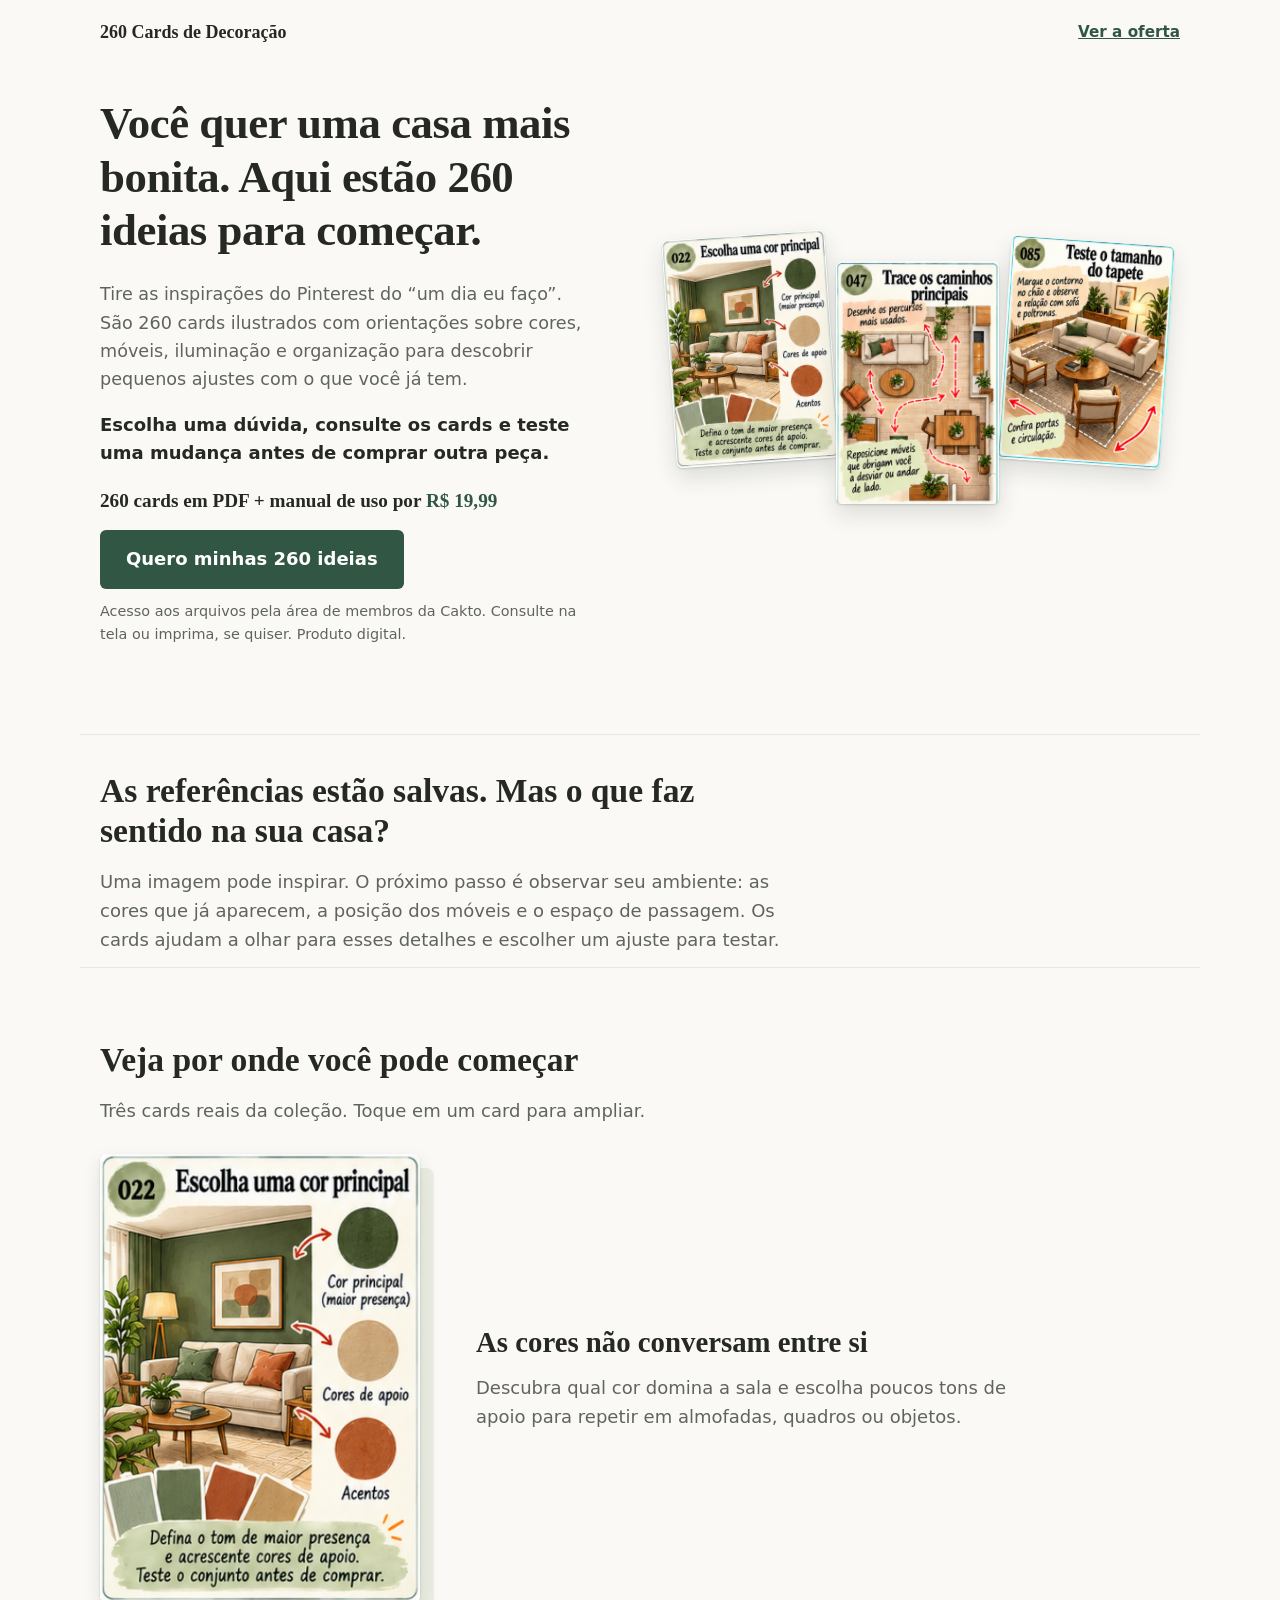
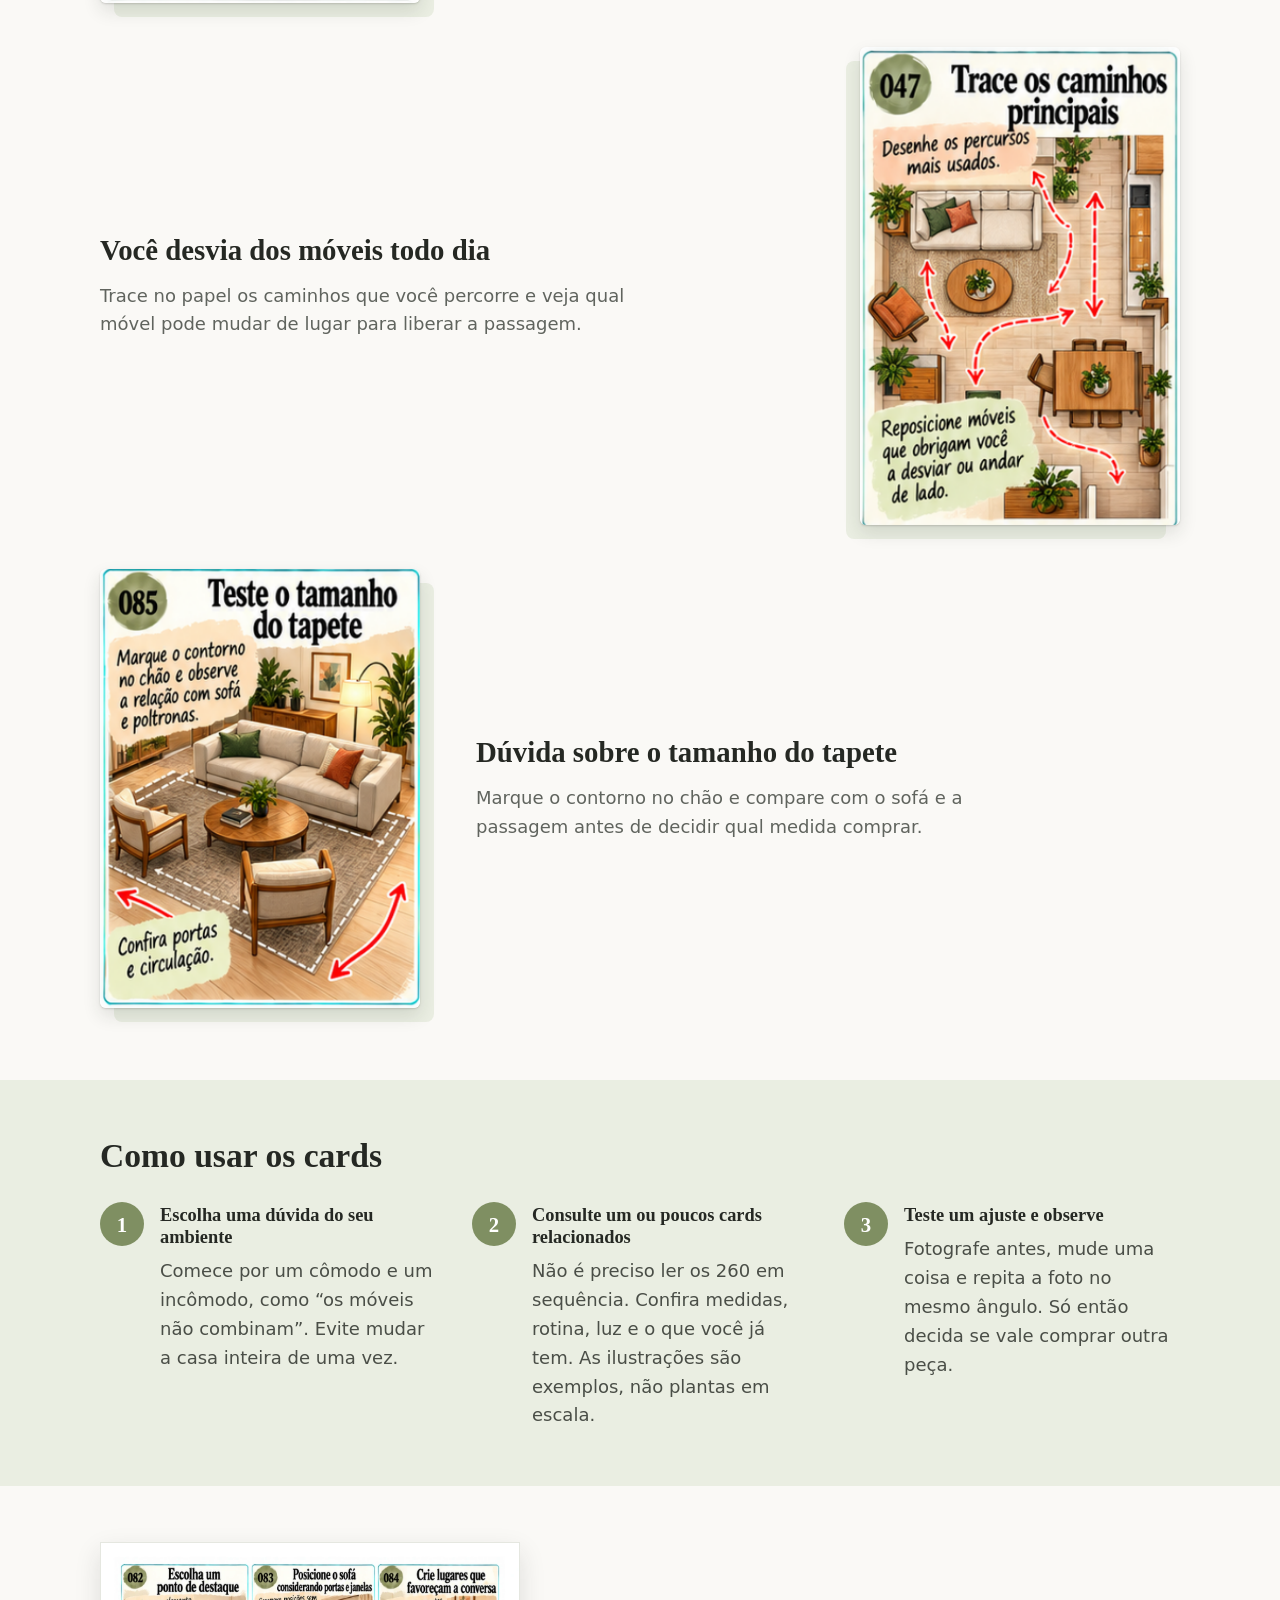
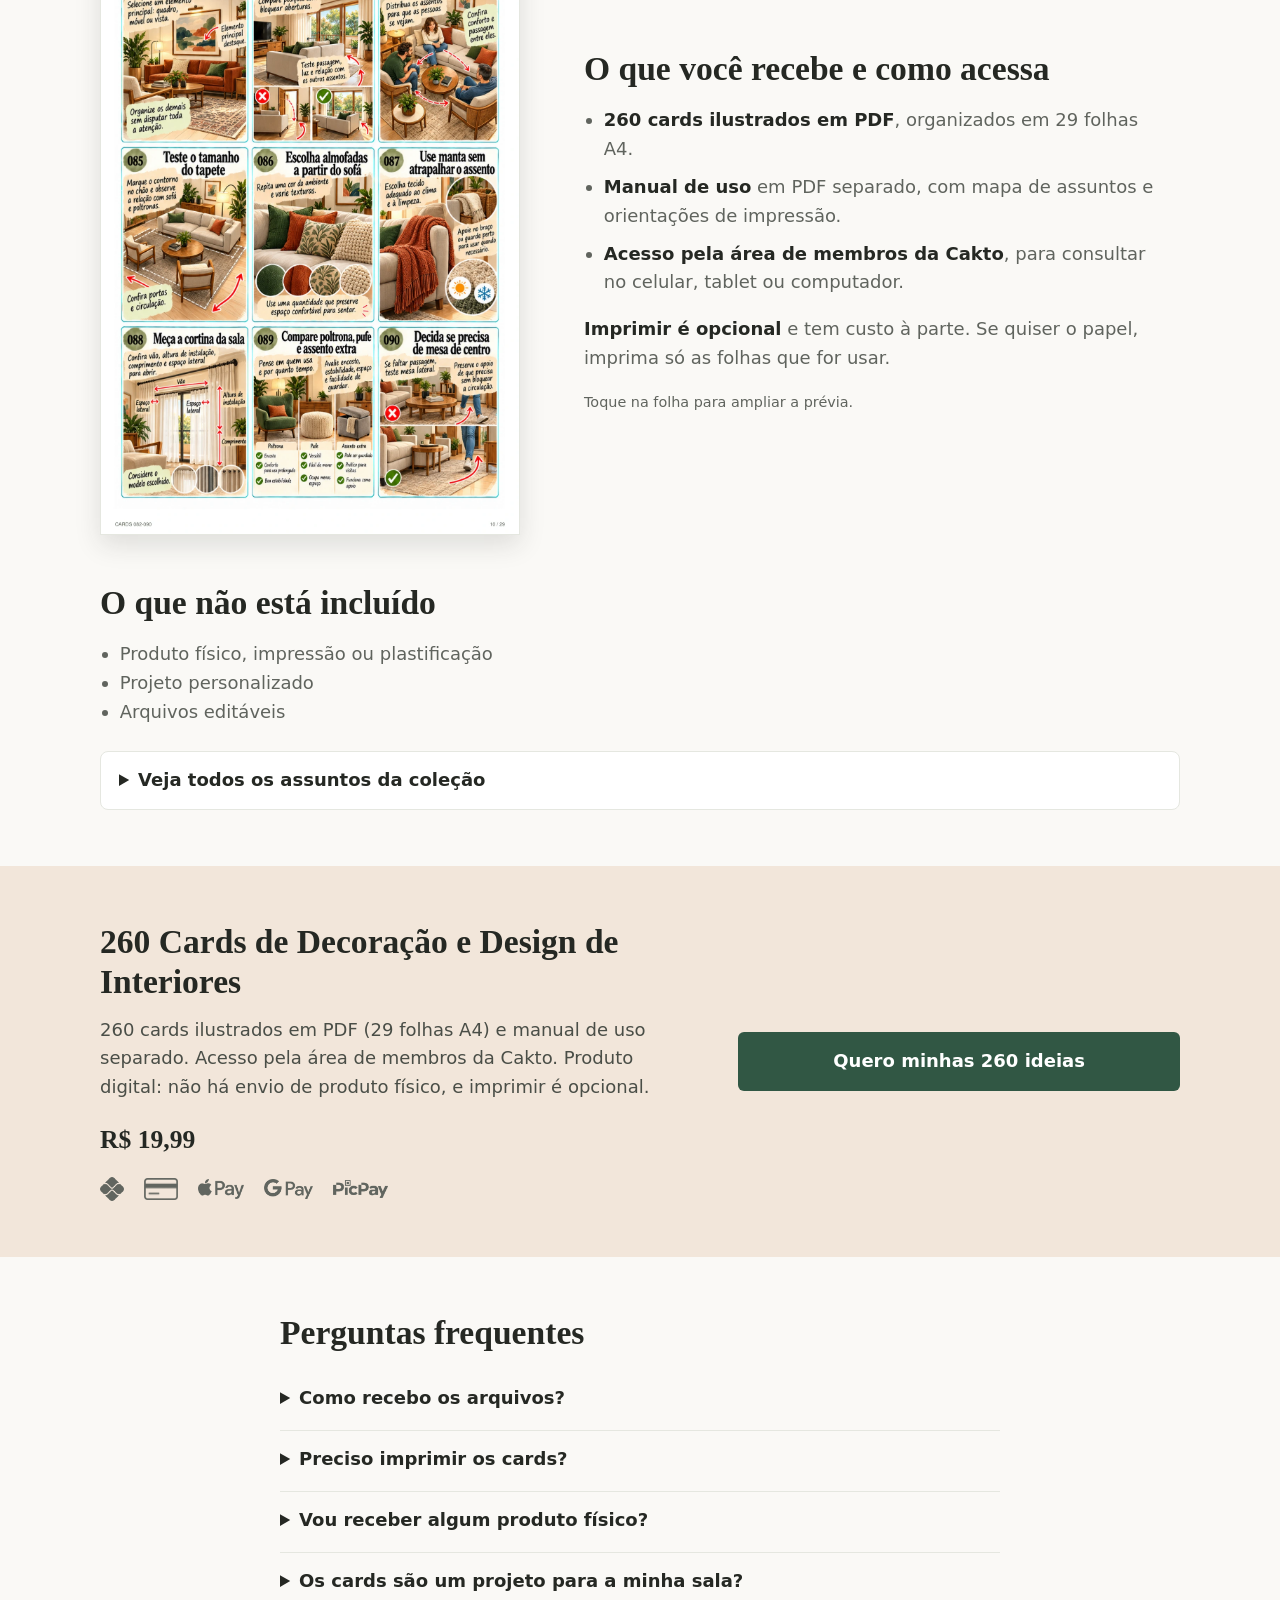
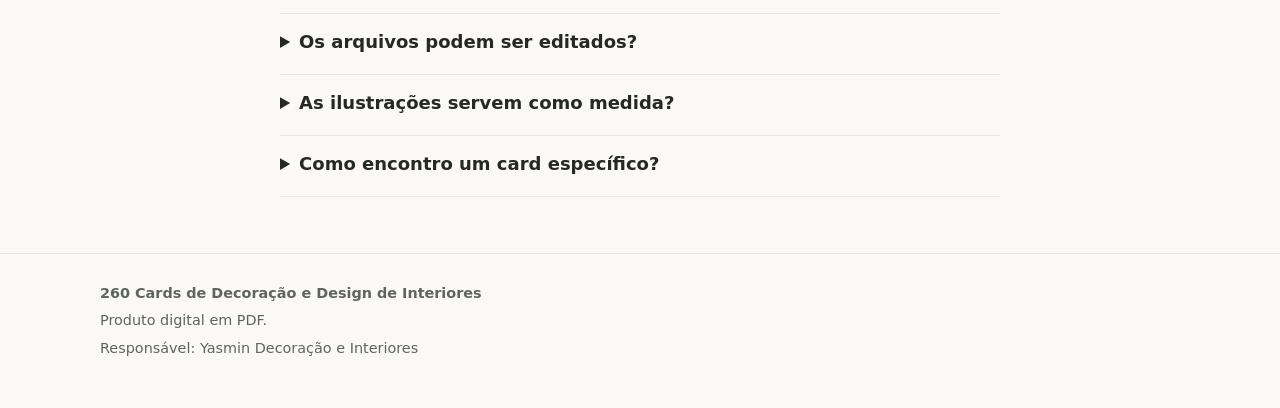
<file: index.html>
<!doctype html>
<html lang="pt-BR">
<head>
<meta charset="utf-8">
<meta name="viewport" content="width=device-width, initial-scale=1">
<title>260 Cards de Decoração e Design de Interiores</title>
<meta name="description" content="260 ideias para a sua casa: cards ilustrados em PDF com orientações sobre cores, móveis, iluminação e organização, mais manual de uso. Impressão opcional.">
<link rel="stylesheet" href="styles.css">

<!-- Meta Pixel Code (sem banner de consentimento no projeto: carrega direto) -->
<script>
!function(f,b,e,v,n,t,s)
{if(f.fbq)return;n=f.fbq=function(){n.callMethod?
n.callMethod.apply(n,arguments):n.queue.push(arguments)};
if(!f._fbq)f._fbq=n;n.push=n;n.loaded=!0;n.version='2.0';
n.queue=[];t=b.createElement(e);t.async=!0;
t.src=v;s=b.getElementsByTagName(e)[0];
s.parentNode.insertBefore(t,s)}(window, document,'script',
'https://connect.facebook.net/en_US/fbevents.js');

fbq('init', '1414401270807362');
fbq('track', 'PageView');
</script>
<!-- End Meta Pixel Code -->
</head>
<body>

<header class="topo wrap">
  <span class="marca">260 Cards de Decoração</span>
  <a class="link-topo" href="#oferta">Ver a oferta</a>
</header>

<main>

<!-- 1. Abertura -->
<section class="hero wrap">
  <div class="hero-texto">
    <h1>Você quer uma casa mais bonita. Aqui estão 260 ideias para começar.</h1>
    <p class="lead">Tire as inspirações do Pinterest do “um dia eu faço”. São 260 cards ilustrados com orientações sobre cores, móveis, iluminação e organização para descobrir pequenos ajustes com o que você já tem.</p>
    <p class="apoio">Escolha uma dúvida, consulte os cards e teste uma mudança antes de comprar outra peça.</p>
    <p class="oferta-linha">260 cards em PDF + manual de uso<span data-preco-frase hidden> por <strong data-preco></strong></span></p>
    <p class="cta-linha"><a class="btn" data-cta="hero" href="#oferta">Quero minhas 260 ideias</a></p>
    <p class="nota">Acesso aos arquivos pela área de membros da Cakto. Consulte na tela ou imprima, se quiser. Produto digital.</p>
  </div>

  <div class="leque" role="img" aria-label="Três cards da coleção: cor principal, caminhos de circulação e tamanho do tapete">
    <img class="l1" src="public/images/amostra-01.webp" width="362" height="508" alt="">
    <img class="l2" src="public/images/amostra-02.webp" width="344" height="514" alt="">
    <img class="l3" src="public/images/amostra-03.webp" width="366" height="502" alt="">
  </div>
</section>

<!-- 2. Identificação -->
<section class="identifica wrap" aria-labelledby="h-identifica">
  <h2 id="h-identifica">As referências estão salvas. Mas o que faz sentido na sua casa?</h2>
  <p>Uma imagem pode inspirar. O próximo passo é observar seu ambiente: as cores que já aparecem, a posição dos móveis e o espaço de passagem. Os cards ajudam a olhar para esses detalhes e escolher um ajuste para testar.</p>
</section>

<!-- 3. Amostras reais -->
<section class="duvidas wrap" aria-labelledby="h-duvidas">
  <h2 id="h-duvidas">Veja por onde você pode começar</h2>
  <p class="intro">Três cards reais da coleção. Toque em um card para ampliar.</p>

  <article class="duvida">
    <div class="duvida-texto">
      <h3>As cores não conversam entre si</h3>
      <p>Descubra qual cor domina a sala e escolha poucos tons de apoio para repetir em almofadas, quadros ou objetos.</p>
    </div>
    <button class="amostra" type="button" data-zoom data-zw="460px" data-legenda="Card 022: Escolha uma cor principal">
      <img src="public/images/amostra-01.webp" width="362" height="508" loading="lazy" alt="Card 022, Escolha uma cor principal: sala com parede verde, cor principal, cores de apoio e acentos.">
    </button>
  </article>

  <article class="duvida inversa">
    <div class="duvida-texto">
      <h3>Você desvia dos móveis todo dia</h3>
      <p>Trace no papel os caminhos que você percorre e veja qual móvel pode mudar de lugar para liberar a passagem.</p>
    </div>
    <button class="amostra" type="button" data-zoom data-zw="460px" data-legenda="Card 047: Trace os caminhos principais">
      <img src="public/images/amostra-02.webp" width="344" height="514" loading="lazy" alt="Card 047, Trace os caminhos principais: planta vista de cima de sala e cozinha com setas de circulação.">
    </button>
  </article>

  <article class="duvida">
    <div class="duvida-texto">
      <h3>Dúvida sobre o tamanho do tapete</h3>
      <p>Marque o contorno no chão e compare com o sofá e a passagem antes de decidir qual medida comprar.</p>
    </div>
    <button class="amostra" type="button" data-zoom data-zw="460px" data-legenda="Card 085: Teste o tamanho do tapete">
      <img src="public/images/amostra-03.webp" width="366" height="502" loading="lazy" alt="Card 085, Teste o tamanho do tapete: contorno do tapete marcado no chão da sala.">
    </button>
  </article>
</section>

<!-- 4. Como usar -->
<section class="faixa salvia" aria-labelledby="h-comecar">
  <div class="wrap">
    <h2 id="h-comecar">Como usar os cards</h2>
    <ol class="passos">
      <li>
        <h3>Escolha uma dúvida do seu ambiente</h3>
        <p>Comece por um cômodo e um incômodo, como “os móveis não combinam”. Evite mudar a casa inteira de uma vez.</p>
      </li>
      <li>
        <h3>Consulte um ou poucos cards relacionados</h3>
        <p>Não é preciso ler os 260 em sequência. Confira medidas, rotina, luz e o que você já tem. As ilustrações são exemplos, não plantas em escala.</p>
      </li>
      <li>
        <h3>Teste um ajuste e observe</h3>
        <p>Fotografe antes, mude uma coisa e repita a foto no mesmo ângulo. Só então decida se vale comprar outra peça.</p>
      </li>
    </ol>
  </div>
</section>

<!-- 5. Conteúdo e entrega -->
<section class="formato wrap" aria-labelledby="h-formato">
  <button class="a4" type="button" data-zoom data-max="900px" data-legenda="Prévia de uma folha A4 da coleção">
    <img src="public/images/previa-folha-a4.webp" width="1191" height="1684" loading="lazy" alt="Prévia de uma folha A4 com nove cards ilustrados sobre decoração da sala.">
  </button>
  <div class="formato-texto">
    <h2 id="h-formato">O que você recebe e como acessa</h2>
    <ul class="lista">
      <li><strong>260 cards ilustrados em PDF</strong>, organizados em 29 folhas A4.</li>
      <li><strong>Manual de uso</strong> em PDF separado, com mapa de assuntos e orientações de impressão.</li>
      <li><strong>Acesso pela área de membros da Cakto</strong>, para consultar no celular, tablet ou computador.</li>
    </ul>
    <p><strong>Imprimir é opcional</strong> e tem custo à parte. Se quiser o papel, imprima só as folhas que for usar.</p>
    <p class="nota">Toque na folha para ampliar a prévia.</p>
  </div>
</section>

<section class="incluido wrap" aria-labelledby="h-inclui">
  <h2 id="h-inclui">O que não está incluído</h2>
  <ul class="nao-inclui">
    <li>Produto físico, impressão ou plastificação</li>
    <li>Projeto personalizado</li>
    <li>Arquivos editáveis</li>
  </ul>

  <details class="assuntos">
    <summary>Veja todos os assuntos da coleção</summary>
    <ol class="mapa">
      <li><span>001–020</span> Planejamento e prioridades</li>
      <li><span>021–040</span> Cores, materiais e texturas</li>
      <li><span>041–060</span> Medidas, móveis e circulação</li>
      <li><span>061–080</span> Iluminação e conforto</li>
      <li><span>081–100</span> Sala de estar e jantar</li>
      <li><span>101–120</span> Quartos</li>
      <li><span>121–140</span> Cozinhas</li>
      <li><span>141–160</span> Banheiros</li>
      <li><span>161–180</span> Espaços pequenos e múltiplos usos</li>
      <li><span>181–200</span> Organização da casa</li>
      <li><span>201–220</span> Economia e reaproveitamento</li>
      <li><span>221–240</span> Compras inteligentes</li>
      <li><span>241–260</span> Ajustes e problemas frequentes</li>
    </ol>
  </details>
</section>

<!-- 6. Oferta final -->
<section id="oferta" class="oferta" aria-labelledby="h-oferta">
  <div class="wrap oferta-in">
    <div>
      <h2 id="h-oferta">260 Cards de Decoração e Design de Interiores</h2>
      <p>260 cards ilustrados em PDF (29 folhas A4) e manual de uso separado. Acesso pela área de membros da Cakto. Produto digital: não há envio de produto físico, e imprimir é opcional.</p>
      <div id="bloco-preco" class="bloco-preco" hidden>
        <p class="preco"><span id="preco-valor" data-preco></span></p>
        <ul class="pagamentos" id="preco-pagamento" aria-label="Formas de pagamento">
          <li><img src="public/images/pagamento/pix.png" alt="Pix" height="24"></li>
          <li><img src="public/images/pagamento/cartao.png" alt="Cartão de crédito" height="22"></li>
          <li><img src="public/images/pagamento/apple-pay.png" alt="Apple Pay" height="22"></li>
          <li><img src="public/images/pagamento/google-pay.png" alt="Google Pay" height="22"></li>
          <li><img src="public/images/pagamento/picpay.png" alt="PicPay" height="20"></li>
        </ul>
      </div>
    </div>
    <div class="oferta-acao">
      <a id="cta-oferta" class="btn" data-cta="oferta_final" href="#oferta" hidden>Quero minhas 260 ideias</a>
      <p id="aviso-compra" class="aviso">A compra ainda não está disponível.</p>
    </div>
  </div>
</section>

<!-- 7. FAQ -->
<section class="faq wrap" aria-labelledby="h-faq">
  <h2 id="h-faq">Perguntas frequentes</h2>

  <details><summary>Como recebo os arquivos?</summary>
    <p>Pela área de membros da Cakto, depois da compra. Os cards e o manual são PDFs, para consultar no celular, tablet ou computador.</p></details>
  <details><summary>Preciso imprimir os cards?</summary>
    <p>Não. Você pode consultar o PDF na tela, usando o zoom. Se quiser imprimir, o custo é seu e à parte; o manual explica como configurar papel, qualidade e recorte.</p></details>
  <details><summary>Vou receber algum produto físico?</summary>
    <p>Não. O produto é digital, em PDF. Não há envio, impressão ou plastificação.</p></details>
  <details><summary>Os cards são um projeto para a minha sala?</summary>
    <p>Não. São orientações gerais de consulta e não substituem um projeto personalizado. Alterações elétricas, hidráulicas e estruturais, e fixações que exigem avaliação, devem contar com profissional habilitado.</p></details>
  <details><summary>Os arquivos podem ser editados?</summary>
    <p>Não. Os cards são entregues em PDF, sem arquivos editáveis.</p></details>
  <details><summary>As ilustrações servem como medida?</summary>
    <p>Não. São exemplos e não plantas em escala. Confira as medidas do seu ambiente antes de comprar ou fazer uma alteração permanente.</p></details>
  <details><summary>Como encontro um card específico?</summary>
    <p>Pelo mapa de assuntos do manual. Para localizar no PDF, divida o número do card por 9 e arredonde para cima: o card 100 está na folha 12.</p></details>
</section>

</main>

<footer class="rodape">
  <div class="wrap">
    <p><strong>260 Cards de Decoração e Design de Interiores</strong></p>
    <p>Produto digital em PDF.</p>
    <p data-rodape="responsavel" hidden>Responsável: <span></span></p>
    <p data-rodape="suporteContato" hidden>Suporte: <span></span></p>
    <p data-rodape="licenca" hidden>Licença de uso: <span></span></p>
    <p data-rodape="reembolso" hidden>Reembolso: <span></span></p>
    <p id="rodape-links" hidden></p>
  </div>
</footer>

<dialog id="zoom" aria-label="Amostra ampliada">
  <figure>
    <img alt="">
    <figcaption></figcaption>
  </figure>
  <button type="button" class="fechar" data-fechar autofocus>Fechar</button>
</dialog>

<script src="config.js"></script>
<script src="main.js"></script>
</body>
</html>
</file>
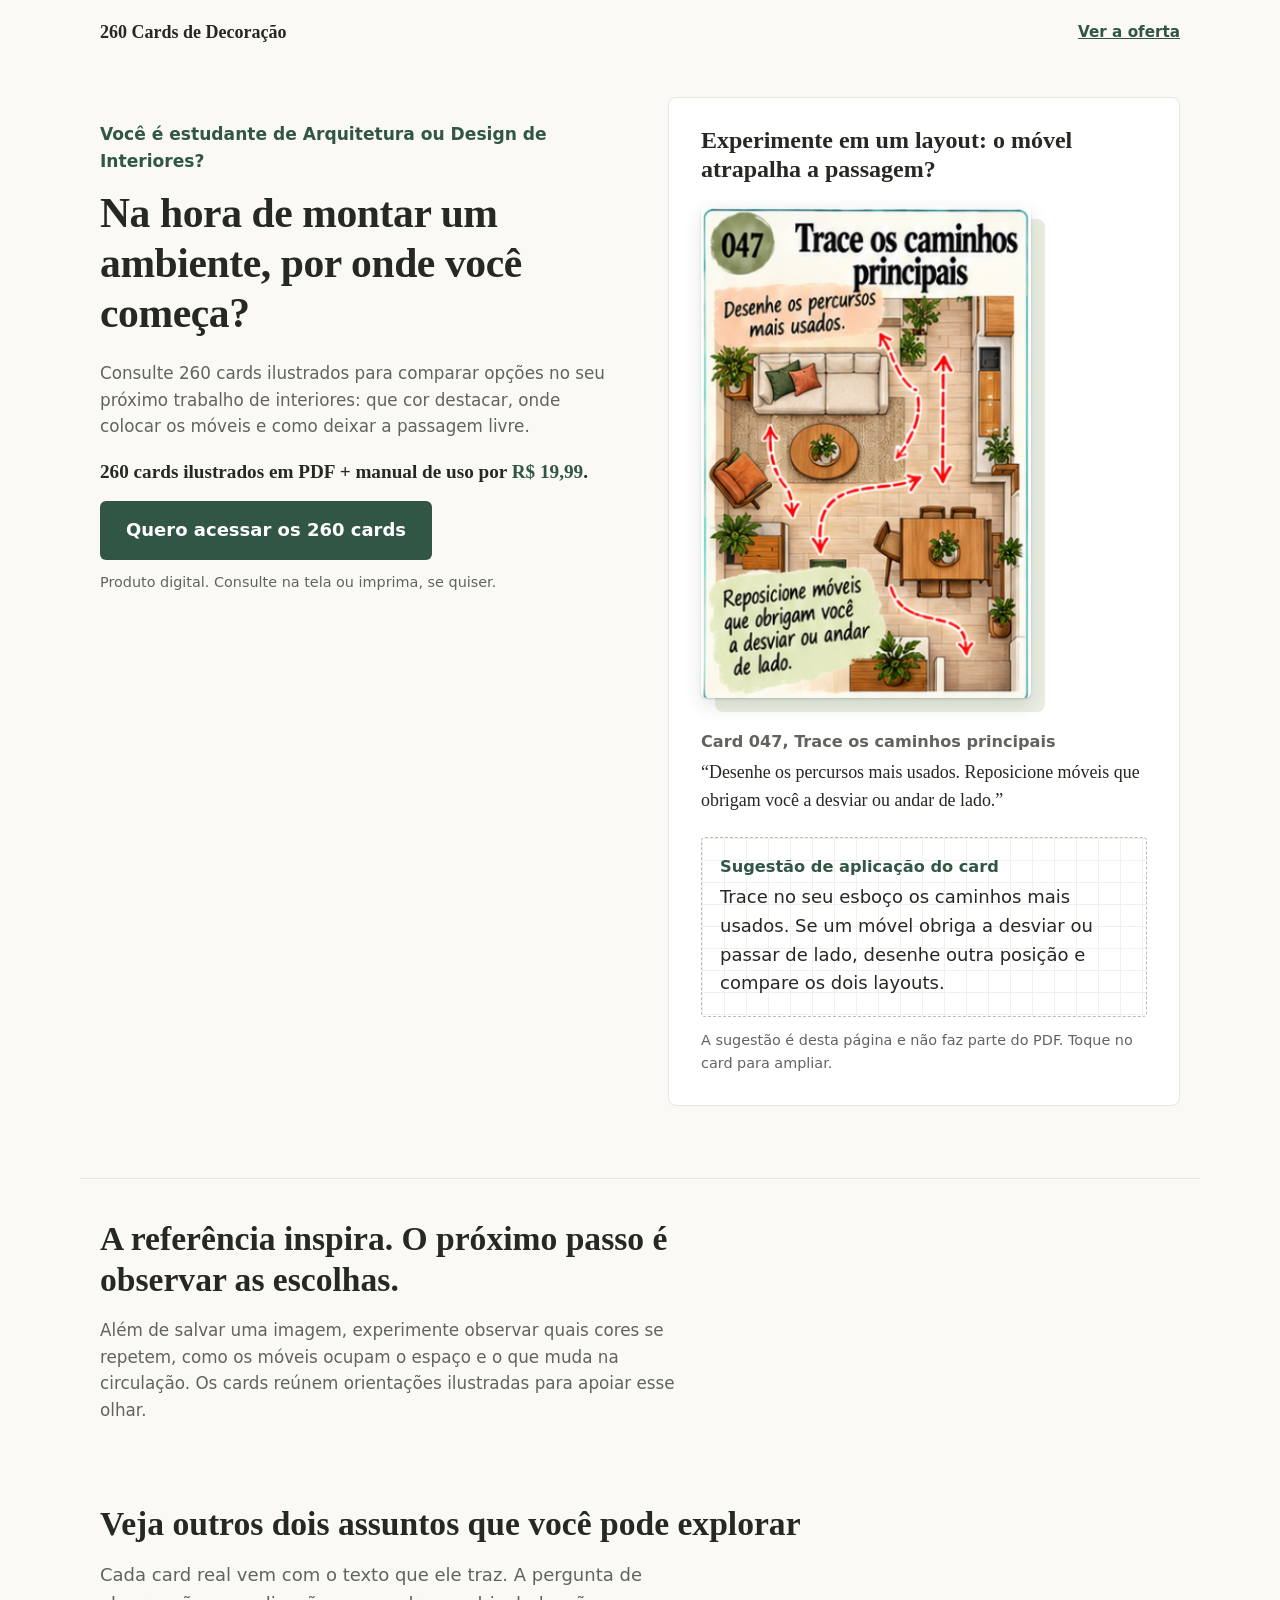
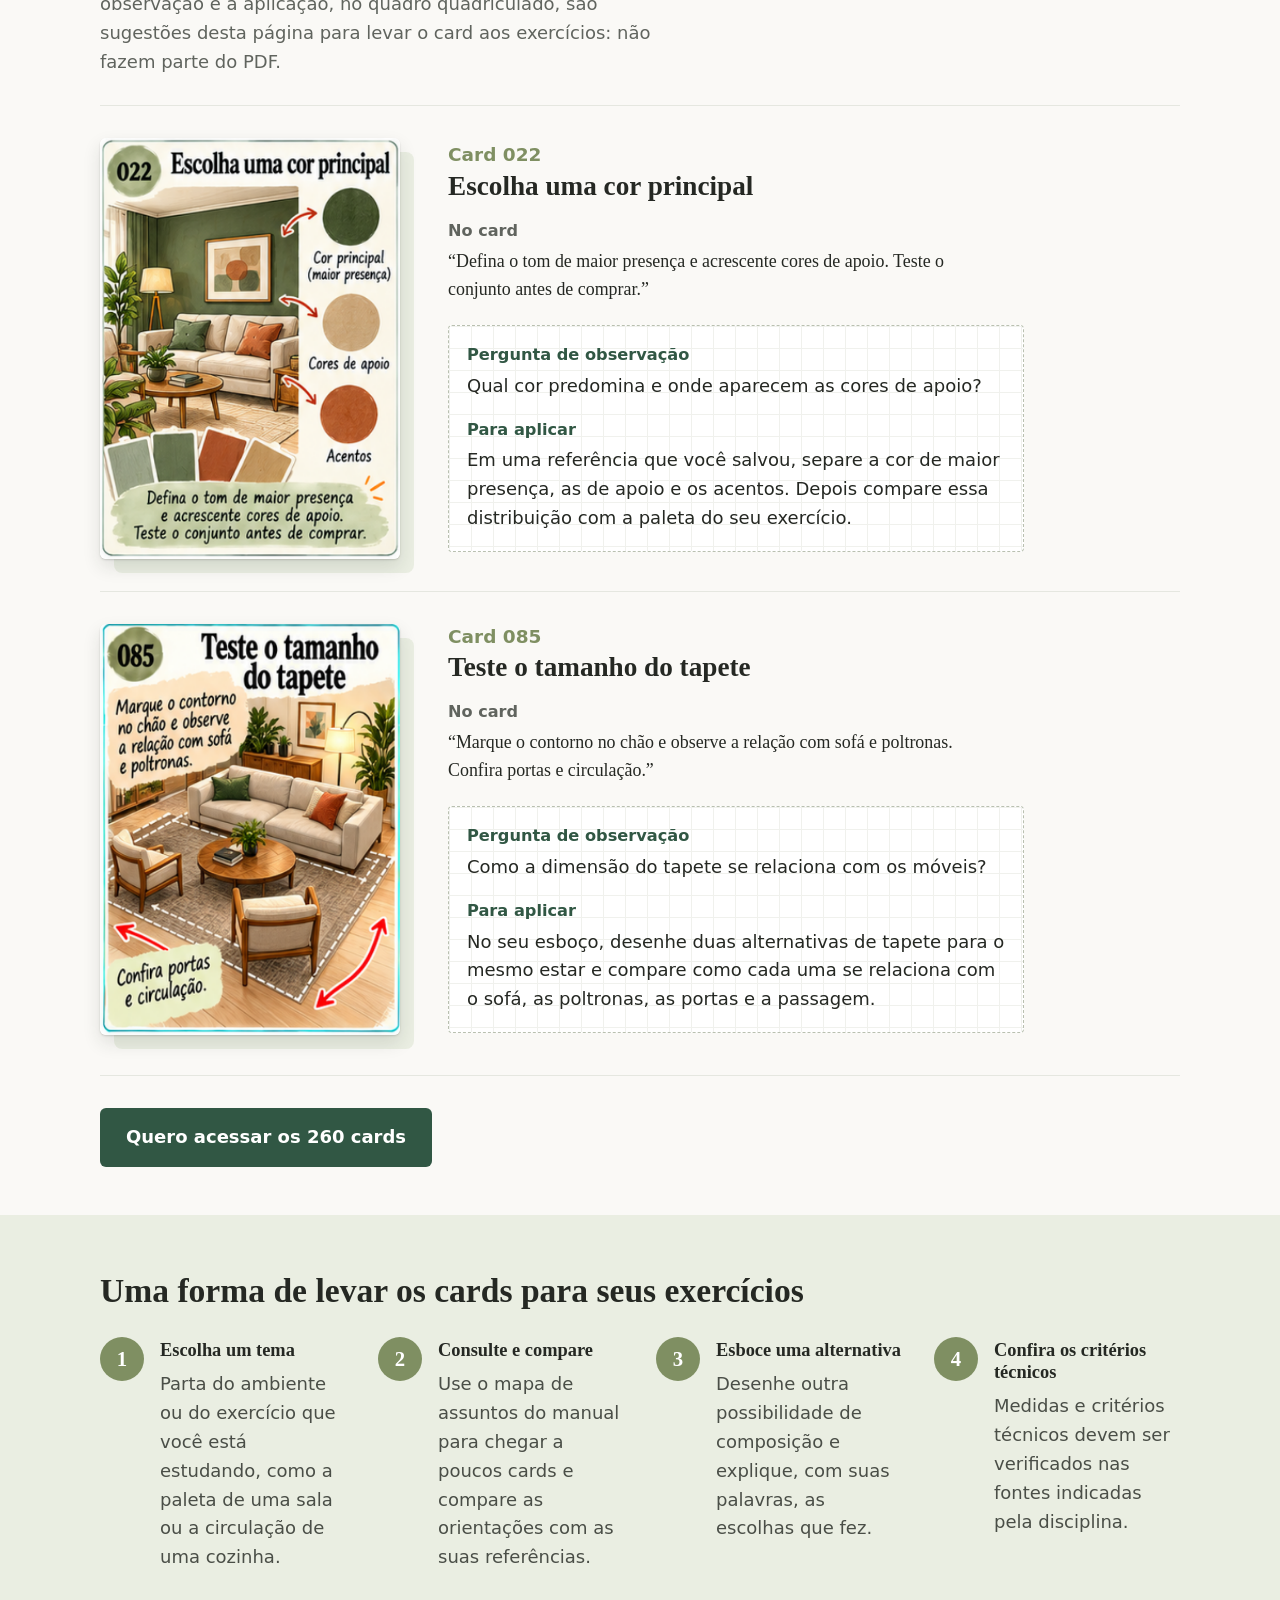
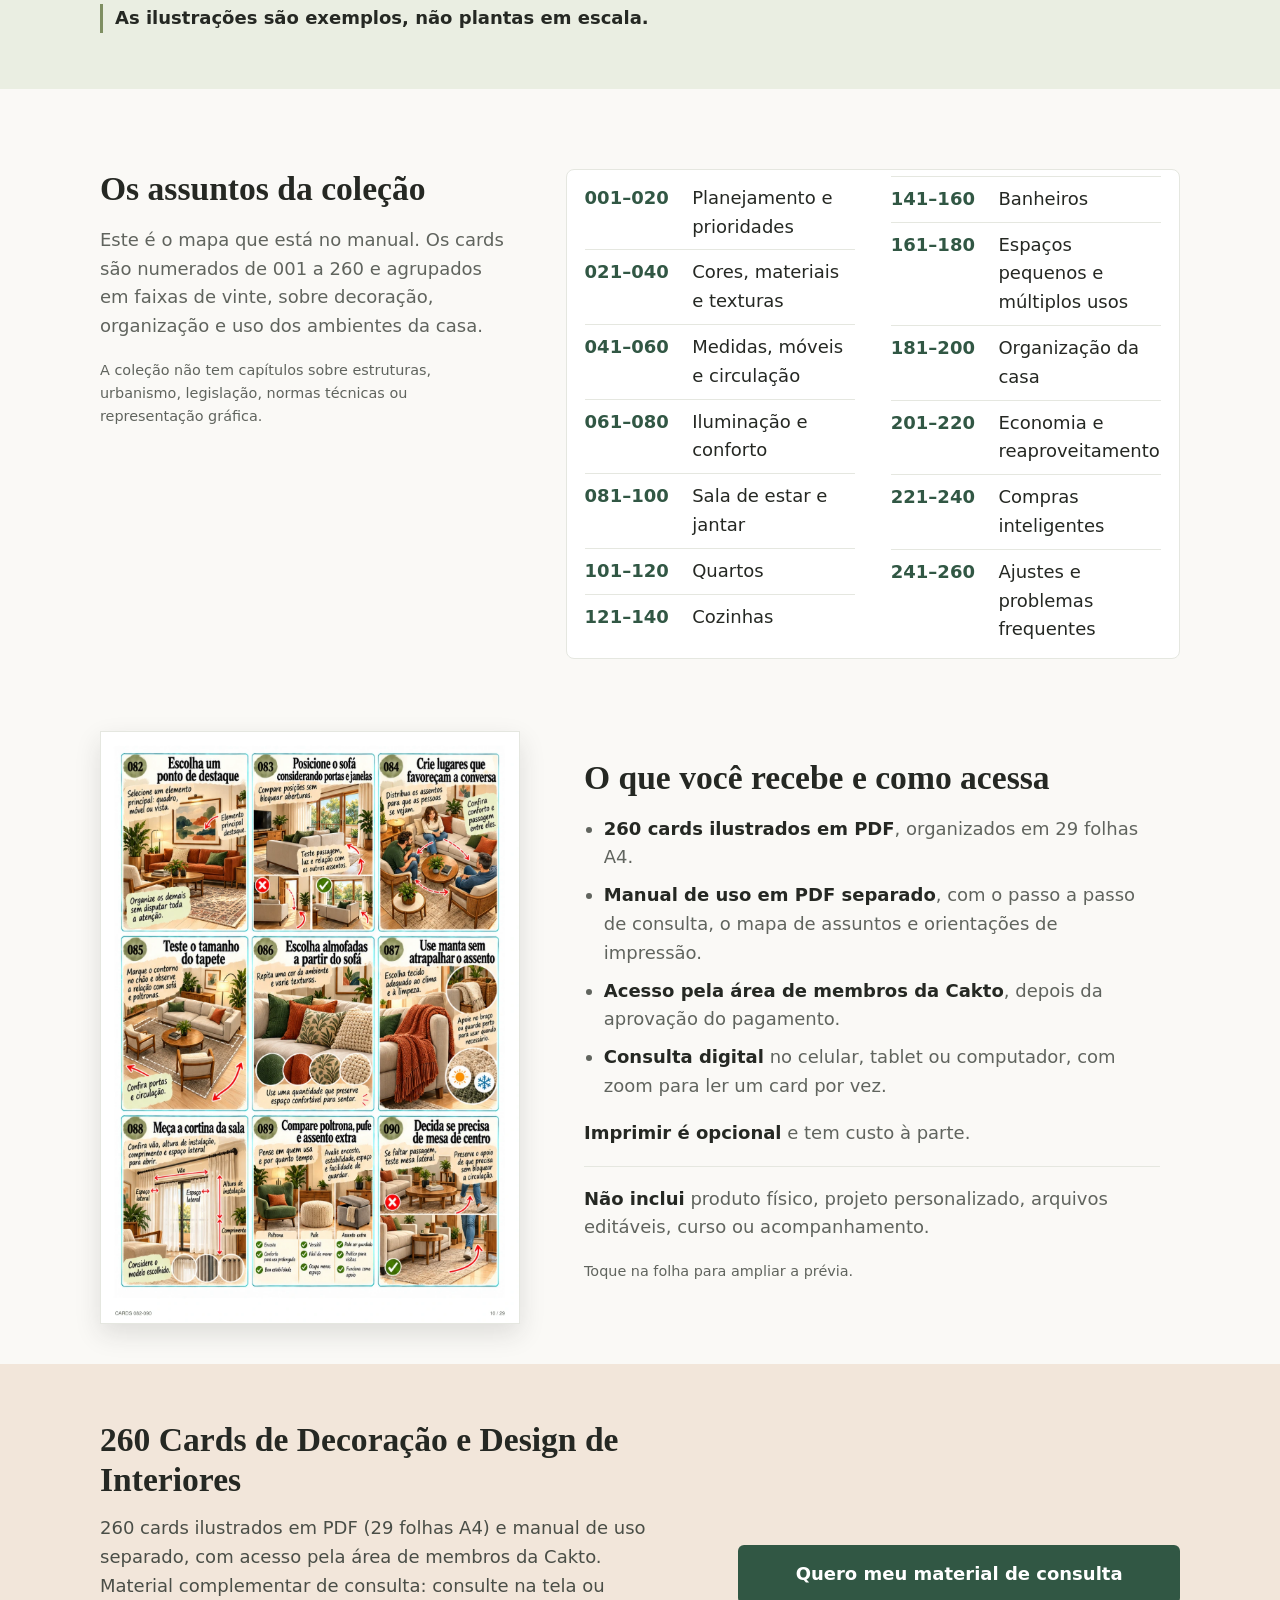
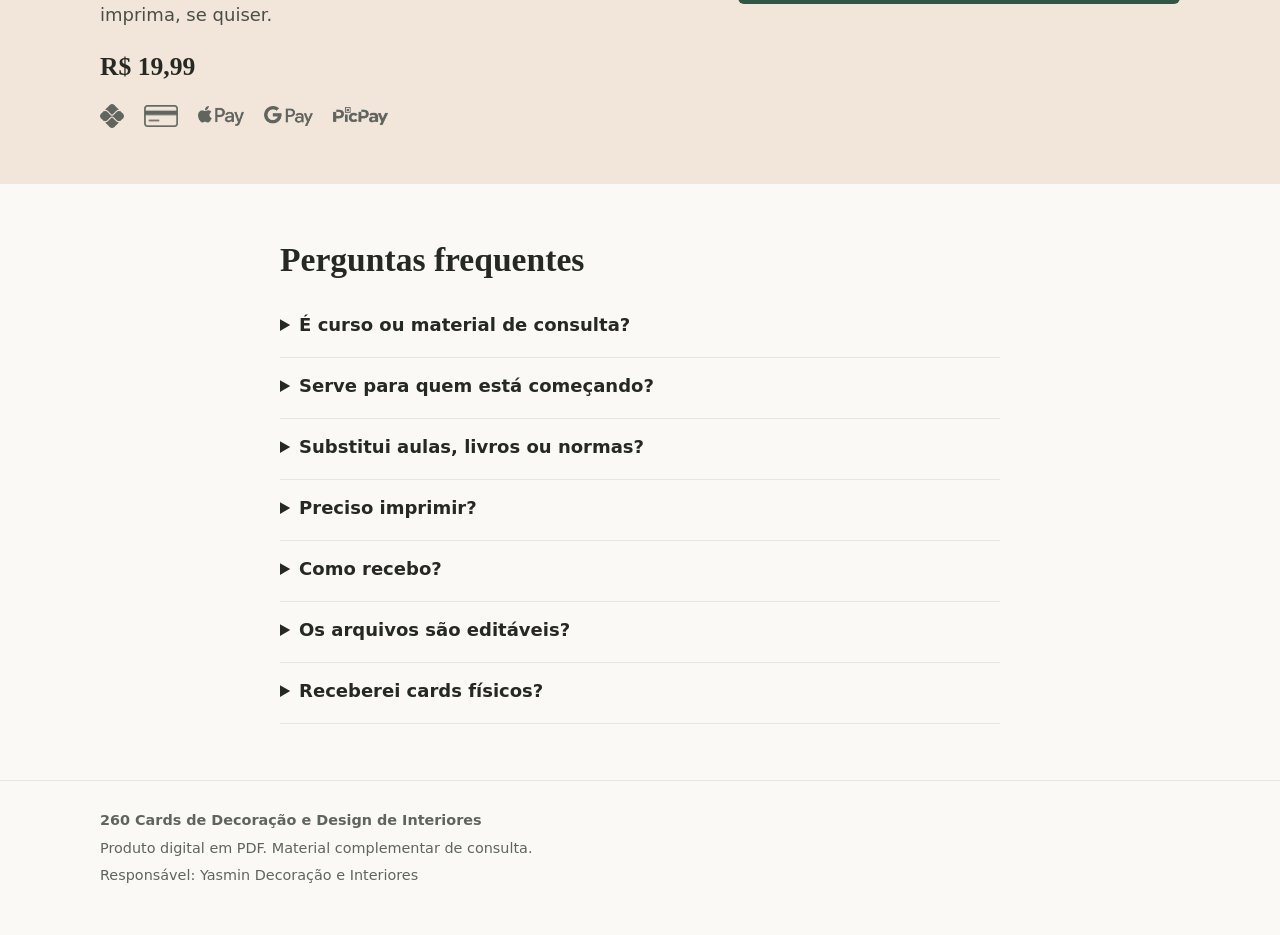
<file: estudantes/index.html>
<!doctype html>
<html lang="pt-BR">
<head>
<meta charset="utf-8">
<meta name="viewport" content="width=device-width, initial-scale=1">
<title>260 Cards de Decoração para Estudantes de Arquitetura e Interiores</title>
<meta name="description" content="Consulte 260 cards ilustrados sobre cores, móveis, iluminação e circulação para comparar opções nos seus trabalhos de interiores. PDF com manual de uso.">
<link rel="stylesheet" href="../styles.css">
<link rel="stylesheet" href="estudantes.css">

<!-- Meta Pixel Code: mesmo pixel e mesmo comportamento da página original
     (o projeto não tem banner de consentimento: carrega direto). Um PageView por carregamento. -->
<script>
!function(f,b,e,v,n,t,s)
{if(f.fbq)return;n=f.fbq=function(){n.callMethod?
n.callMethod.apply(n,arguments):n.queue.push(arguments)};
if(!f._fbq)f._fbq=n;n.push=n;n.loaded=!0;n.version='2.0';
n.queue=[];t=b.createElement(e);t.async=!0;
t.src=v;s=b.getElementsByTagName(e)[0];
s.parentNode.insertBefore(t,s)}(window, document,'script',
'https://connect.facebook.net/en_US/fbevents.js');

fbq('init', '1414401270807362');
fbq('track', 'PageView');
</script>
<!-- End Meta Pixel Code -->
</head>
<body data-landing-variant="estudantes">

<header class="topo wrap">
  <span class="marca">260 Cards de Decoração</span>
  <a class="link-topo" href="#oferta">Ver a oferta</a>
</header>

<main>

<!-- 1. Abertura + primeira demonstração: empilhadas no celular, duas colunas no desktop -->
<div class="e-topo wrap">
<section class="e-hero" aria-labelledby="h-hero">
  <div class="e-hero-texto">
    <p class="e-ident">Você é estudante de Arquitetura ou Design de Interiores?</p>
    <h1 id="h-hero">Na hora de montar um ambiente, por onde você começa?</h1>
    <p class="lead">Consulte 260 cards ilustrados para comparar opções no seu próximo trabalho de interiores: que cor destacar, onde colocar os móveis e como deixar a passagem livre.</p>
    <p class="oferta-linha">260 cards ilustrados em PDF + manual de uso<span data-preco-frase hidden> por <strong data-preco></strong></span>.</p>
    <p class="cta-linha"><a class="btn" data-cta="hero" href="#oferta">Quero acessar os 260 cards</a></p>
    <p class="nota">Produto digital. Consulte na tela ou imprima, se quiser.</p>
  </div>
</section>

<!-- 1b. Primeira demonstração: card real 047 -->
<section class="e-demo" aria-labelledby="h-demo">
  <h2 id="h-demo">Experimente em um layout: o móvel atrapalha a passagem?</h2>
  <button class="amostra demo-card" type="button" data-zoom data-zw="460px" data-legenda="Card 047: Trace os caminhos principais">
    <img src="../public/images/amostra-02.webp" width="344" height="514" alt="Card 047, Trace os caminhos principais: sala e cozinha vistas de cima, com setas de circulação.">
  </button>
  <div class="demo-texto">
    <p class="orienta"><span class="rotulo">Card 047, Trace os caminhos principais</span>“Desenhe os percursos mais usados. Reposicione móveis que obrigam você a desviar ou andar de lado.”</p>
    <dl class="sugestao">
      <dt>Sugestão de aplicação do card</dt>
      <dd>Trace no seu esboço os caminhos mais usados. Se um móvel obriga a desviar ou passar de lado, desenhe outra posição e compare os dois layouts.</dd>
    </dl>
    <p class="nota">A sugestão é desta página e não faz parte do PDF. Toque no card para ampliar.</p>
  </div>
</section>
</div>

<!-- 2. Relevância -->
<section class="e-relevancia wrap" aria-labelledby="h-relevancia">
  <h2 id="h-relevancia">A referência inspira. O próximo passo é observar as escolhas.</h2>
  <p>Além de salvar uma imagem, experimente observar quais cores se repetem, como os móveis ocupam o espaço e o que muda na circulação. Os cards reúnem orientações ilustradas para apoiar esse olhar.</p>
</section>

<!-- 3. Amostras reais -->
<section class="e-amostras wrap" aria-labelledby="h-amostras">
  <h2 id="h-amostras">Veja outros dois assuntos que você pode explorar</h2>
  <p class="intro">Cada card real vem com o texto que ele traz. A pergunta de observação e a aplicação, no quadro quadriculado, são sugestões desta página para levar o card aos exercícios: não fazem parte do PDF.</p>

  <article class="ficha">
    <button class="amostra" type="button" data-zoom data-zw="460px" data-legenda="Card 022: Escolha uma cor principal">
      <img src="../public/images/amostra-01.webp" width="362" height="508" loading="lazy" alt="Card 022, Escolha uma cor principal: sala com parede verde, cor principal, cores de apoio e acentos.">
    </button>
    <div class="ficha-texto">
      <h3><span class="num">Card 022</span> Escolha uma cor principal</h3>
      <p class="orienta"><span class="rotulo">No card</span>“Defina o tom de maior presença e acrescente cores de apoio. Teste o conjunto antes de comprar.”</p>
      <dl class="sugestao">
        <dt>Pergunta de observação</dt>
        <dd>Qual cor predomina e onde aparecem as cores de apoio?</dd>
        <dt>Para aplicar</dt>
        <dd>Em uma referência que você salvou, separe a cor de maior presença, as de apoio e os acentos. Depois compare essa distribuição com a paleta do seu exercício.</dd>
      </dl>
    </div>
  </article>

  <article class="ficha">
    <button class="amostra" type="button" data-zoom data-zw="460px" data-legenda="Card 085: Teste o tamanho do tapete">
      <img src="../public/images/amostra-03.webp" width="366" height="502" loading="lazy" alt="Card 085, Teste o tamanho do tapete: contorno do tapete marcado no chão da sala.">
    </button>
    <div class="ficha-texto">
      <h3><span class="num">Card 085</span> Teste o tamanho do tapete</h3>
      <p class="orienta"><span class="rotulo">No card</span>“Marque o contorno no chão e observe a relação com sofá e poltronas. Confira portas e circulação.”</p>
      <dl class="sugestao">
        <dt>Pergunta de observação</dt>
        <dd>Como a dimensão do tapete se relaciona com os móveis?</dd>
        <dt>Para aplicar</dt>
        <dd>No seu esboço, desenhe duas alternativas de tapete para o mesmo estar e compare como cada uma se relaciona com o sofá, as poltronas, as portas e a passagem.</dd>
      </dl>
    </div>
  </article>

  <p class="cta-meio"><a class="btn" data-cta="amostras" href="#oferta">Quero acessar os 260 cards</a></p>
</section>

<!-- 4. Como usar -->
<section class="faixa salvia" aria-labelledby="h-usar">
  <div class="wrap">
    <h2 id="h-usar">Uma forma de levar os cards para seus exercícios</h2>
    <ol class="passos e-passos">
      <li>
        <h3>Escolha um tema</h3>
        <p>Parta do ambiente ou do exercício que você está estudando, como a paleta de uma sala ou a circulação de uma cozinha.</p>
      </li>
      <li>
        <h3>Consulte e compare</h3>
        <p>Use o mapa de assuntos do manual para chegar a poucos cards e compare as orientações com as suas referências.</p>
      </li>
      <li>
        <h3>Esboce uma alternativa</h3>
        <p>Desenhe outra possibilidade de composição e explique, com suas palavras, as escolhas que fez.</p>
      </li>
      <li>
        <h3>Confira os critérios técnicos</h3>
        <p>Medidas e critérios técnicos devem ser verificados nas fontes indicadas pela disciplina.</p>
      </li>
    </ol>
    <p class="e-escala">As ilustrações são exemplos, não plantas em escala.</p>
  </div>
</section>

<!-- 5. Assuntos -->
<section class="e-assuntos wrap" aria-labelledby="h-assuntos">
  <div class="e-assuntos-texto">
    <h2 id="h-assuntos">Os assuntos da coleção</h2>
    <p>Este é o mapa que está no manual. Os cards são numerados de 001 a 260 e agrupados em faixas de vinte, sobre decoração, organização e uso dos ambientes da casa.</p>
    <p class="nota">A coleção não tem capítulos sobre estruturas, urbanismo, legislação, normas técnicas ou representação gráfica.</p>
  </div>
  <ol class="mapa e-mapa">
    <li><span>001–020</span> Planejamento e prioridades</li>
    <li><span>021–040</span> Cores, materiais e texturas</li>
    <li><span>041–060</span> Medidas, móveis e circulação</li>
    <li><span>061–080</span> Iluminação e conforto</li>
    <li><span>081–100</span> Sala de estar e jantar</li>
    <li><span>101–120</span> Quartos</li>
    <li><span>121–140</span> Cozinhas</li>
    <li><span>141–160</span> Banheiros</li>
    <li><span>161–180</span> Espaços pequenos e múltiplos usos</li>
    <li><span>181–200</span> Organização da casa</li>
    <li><span>201–220</span> Economia e reaproveitamento</li>
    <li><span>221–240</span> Compras inteligentes</li>
    <li><span>241–260</span> Ajustes e problemas frequentes</li>
  </ol>
</section>

<!-- 6. Entrega -->
<section class="formato wrap" aria-labelledby="h-entrega">
  <button class="a4" type="button" data-zoom data-max="900px" data-legenda="Prévia real da folha 10 de 29: cards 082 a 090">
    <img src="../public/images/previa-folha-a4.webp" width="1191" height="1684" loading="lazy" alt="Prévia da folha A4 número 10, com nove cards ilustrados sobre sala de estar, do 082 ao 090.">
  </button>
  <div class="formato-texto">
    <h2 id="h-entrega">O que você recebe e como acessa</h2>
    <ul class="lista">
      <li><strong>260 cards ilustrados em PDF</strong>, organizados em 29 folhas A4.</li>
      <li><strong>Manual de uso em PDF separado</strong>, com o passo a passo de consulta, o mapa de assuntos e orientações de impressão.</li>
      <li><strong>Acesso pela área de membros da Cakto</strong>, depois da aprovação do pagamento.</li>
      <li><strong>Consulta digital</strong> no celular, tablet ou computador, com zoom para ler um card por vez.</li>
    </ul>
    <p><strong>Imprimir é opcional</strong> e tem custo à parte.</p>
    <p class="e-nao"><strong>Não inclui</strong> produto físico, projeto personalizado, arquivos editáveis, curso ou acompanhamento.</p>
    <p class="nota">Toque na folha para ampliar a prévia.</p>
  </div>
</section>

<!-- 7. Oferta final -->
<section id="oferta" class="oferta" aria-labelledby="h-oferta">
  <div class="wrap oferta-in">
    <div>
      <h2 id="h-oferta">260 Cards de Decoração e Design de Interiores</h2>
      <p>260 cards ilustrados em PDF (29 folhas A4) e manual de uso separado, com acesso pela área de membros da Cakto. Material complementar de consulta: consulte na tela ou imprima, se quiser.</p>
      <div id="bloco-preco" class="bloco-preco" hidden>
        <p class="preco"><span id="preco-valor" data-preco></span></p>
        <ul class="pagamentos" id="preco-pagamento" aria-label="Formas de pagamento">
          <li><img src="../public/images/pagamento/pix.png" alt="Pix" height="24"></li>
          <li><img src="../public/images/pagamento/cartao.png" alt="Cartão de crédito" height="22"></li>
          <li><img src="../public/images/pagamento/apple-pay.png" alt="Apple Pay" height="22"></li>
          <li><img src="../public/images/pagamento/google-pay.png" alt="Google Pay" height="22"></li>
          <li><img src="../public/images/pagamento/picpay.png" alt="PicPay" height="20"></li>
        </ul>
      </div>
    </div>
    <div class="oferta-acao">
      <a id="cta-oferta" class="btn" data-cta="oferta_final" href="#oferta" hidden>Quero meu material de consulta</a>
      <p id="aviso-compra" class="aviso">A compra ainda não está disponível.</p>
    </div>
  </div>
</section>

<!-- 8. FAQ -->
<section class="faq wrap" aria-labelledby="h-faq">
  <h2 id="h-faq">Perguntas frequentes</h2>

  <details><summary>É curso ou material de consulta?</summary>
    <p>É material de consulta: 260 cards ilustrados em PDF e um manual de uso. Não há aulas, vídeos, exercícios corrigidos nem acompanhamento.</p></details>
  <details><summary>Serve para quem está começando?</summary>
    <p>Cada card traz uma orientação prática de decoração, em linguagem direta e com ilustração. Por isso pode servir como ponto de partida para quem está começando a observar ambientes. Os assuntos estão no mapa acima.</p></details>
  <details><summary>Substitui aulas, livros ou normas?</summary>
    <p>Não. É um material complementar de consulta sobre decoração. Sua utilidade depende do assunto do exercício; ele não substitui aulas, bibliografia, normas ou orientação docente.</p></details>
  <details><summary>Preciso imprimir?</summary>
    <p>Não. Você pode consultar o PDF na tela, usando o zoom. Se quiser imprimir, o custo é à parte; o manual explica como configurar papel, qualidade e recorte.</p></details>
  <details><summary>Como recebo?</summary>
    <p>Pela área de membros da Cakto, depois da aprovação do pagamento. Lá ficam o PDF dos cards e o manual.</p></details>
  <details><summary>Os arquivos são editáveis?</summary>
    <p>Não. Os cards e o manual são entregues em PDF, sem arquivos editáveis.</p></details>
  <details><summary>Receberei cards físicos?</summary>
    <p>Não. O produto é digital. Não há envio, impressão ou plastificação.</p></details>
</section>

</main>

<footer class="rodape">
  <div class="wrap">
    <p><strong>260 Cards de Decoração e Design de Interiores</strong></p>
    <p>Produto digital em PDF. Material complementar de consulta.</p>
    <p data-rodape="responsavel" hidden>Responsável: <span></span></p>
    <p data-rodape="suporteContato" hidden>Suporte: <span></span></p>
    <p data-rodape="licenca" hidden>Licença de uso: <span></span></p>
    <p data-rodape="reembolso" hidden>Reembolso: <span></span></p>
    <p id="rodape-links" hidden></p>
  </div>
</footer>

<dialog id="zoom" aria-label="Amostra ampliada">
  <figure>
    <img alt="">
    <figcaption></figcaption>
  </figure>
  <button type="button" class="fechar" data-fechar autofocus>Fechar</button>
</dialog>

<script src="../config.js"></script>
<script src="../main.js"></script>
</body>
</html>
</file>
<file: styles.css>
:root {
  --fundo: #FAF9F6;
  --superficie: #FFFFFF;
  --texto: #252823;
  --texto-2: #60645E;
  --verde: #315744;
  --verde-escuro: #264434;
  --linha: #E5E7E0;
  --salvia: #EAEEE2;      /* verde-claro dos cards */
  --oliva: #7F8F62;       /* círculo numerado dos cards */
  --argila: #F2E6DA;      /* tom terracota suave dos cards */
  --serif: "Iowan Old Style", "Palatino Linotype", Palatino, "Book Antiqua", Georgia, serif;
  --sans: system-ui, -apple-system, "Segoe UI", Roboto, sans-serif;
}
* { box-sizing: border-box; }
html { scroll-behavior: smooth; }
body {
  margin: 0; background: var(--fundo); color: var(--texto);
  font: 17px/1.6 var(--sans);
  -webkit-text-size-adjust: 100%;
}
img { display: block; max-width: 100%; height: auto; }
h1, h2, h3 { font-family: var(--serif); line-height: 1.2; margin: 0 0 .5em; font-weight: 700; }
h1 { font-size: clamp(1.8rem, 6vw, 2.8rem); letter-spacing: -.01em; }
h2 { font-size: clamp(1.5rem, 4.6vw, 2.1rem); }
h3 { font-size: 1.2rem; }
p { margin: 0 0 1em; }
[hidden] { display: none !important; }
:focus-visible { outline: 3px solid var(--verde); outline-offset: 3px; }

.wrap { max-width: 1120px; margin: 0 auto; padding-left: 20px; padding-right: 20px; }

.topo { display: flex; justify-content: space-between; align-items: center; padding-top: 18px; padding-bottom: 18px; }
.marca { font-family: var(--serif); font-weight: 700; }
.link-topo { color: var(--verde); font-weight: 600; font-size: .95rem; }

.btn {
  display: inline-block; background: var(--verde); color: #fff; text-decoration: none;
  font-weight: 700; padding: 15px 26px; border-radius: 6px; min-height: 48px; text-align: center;
}
.btn:hover { background: var(--verde-escuro); }
.nota { color: var(--texto-2); font-size: .9rem; }

/* 1. Abertura */
.hero { display: grid; gap: 20px; padding-top: 8px; padding-bottom: 40px; }
.lead { font-size: 1.1rem; color: var(--texto-2); max-width: 34em; }
.apoio { font-weight: 600; max-width: 34em; }
.oferta-linha { font-family: var(--serif); font-size: 1.2rem; font-weight: 700; margin-bottom: .7em; }
.oferta-linha strong { color: var(--verde); }
.cta-linha { margin-bottom: .6em; }
.cta-linha .btn { display: block; }
.hero-texto .nota { margin-bottom: 0; }

.leque { position: relative; display: flex; justify-content: center; gap: 2%; align-items: flex-start; padding: 4px 0 8px; }
.leque img {
  width: 32%; border-radius: 6px;
  box-shadow: 0 1px 2px rgba(37,40,35,.18), 0 10px 22px rgba(37,40,35,.14);
}
.leque .l1 { transform: rotate(-4deg); margin-right: -1%; }
.leque .l2 { margin-top: 26px; position: relative; z-index: 1; }
.leque .l3 { transform: rotate(4deg); margin-left: -1%; margin-top: 6px; }

/* 2. Identificação */
.identifica { padding-top: 36px; padding-bottom: 12px; border-top: 1px solid var(--linha); }
.identifica h2 { max-width: 20em; }
.identifica p { color: var(--texto-2); max-width: 38em; margin-bottom: 0; }

/* 3. Amostras */
.duvidas { padding-top: 32px; padding-bottom: 32px; border-top: 1px solid var(--linha); }
.intro { color: var(--texto-2); max-width: 36rem; margin-bottom: 28px; }
.duvida { display: grid; gap: 22px; margin-bottom: 44px; align-items: center; }
.duvida:last-child { margin-bottom: 0; }
.amostra, .a4 { all: unset; display: block; cursor: zoom-in; position: relative; }
.amostra:focus-visible, .a4:focus-visible { outline: 3px solid var(--verde); outline-offset: 6px; }
.amostra { width: min(78%, 320px); margin: 0 auto; }
.amostra::before {
  content: ""; position: absolute; inset: 14px -14px -14px 14px; background: var(--salvia);
  border-radius: 8px; z-index: 0;
}
.inversa .amostra::before { inset: 14px 14px -14px -14px; }
.amostra img {
  position: relative; z-index: 1; width: 100%; border-radius: 6px;
  box-shadow: 0 1px 2px rgba(37,40,35,.18), 0 8px 18px rgba(37,40,35,.12);
}
.duvida-texto h3 { font-size: clamp(1.4rem, 4.4vw, 1.8rem); }
.duvida-texto p { color: var(--texto-2); max-width: 30em; margin-bottom: 0; }

/* 3. Como começar */
.faixa { padding: 56px 0; }
.salvia { background: var(--salvia); }
.passos { list-style: none; counter-reset: p; margin: 28px 0 0; padding: 0; display: grid; gap: 28px; }
.passos li { counter-increment: p; position: relative; padding-left: 60px; }
.passos li::before {
  content: counter(p); position: absolute; left: 0; top: -2px; width: 44px; height: 44px; border-radius: 50%;
  background: var(--oliva); color: #fff; display: grid; place-items: center;
  font-family: var(--serif); font-weight: 700; font-size: 1.3rem;
}
.passos h3 { font-size: 1.15rem; }
.passos p { margin: 0; color: #4a4e47; }

/* 4. Formato */
.formato { display: grid; gap: 28px; align-items: center; padding-top: 56px; padding-bottom: 40px; }
.a4 { width: min(100%, 420px); margin: 0 auto; }
.a4 img { width: 100%; border: 1px solid var(--linha); background: #fff; box-shadow: 0 10px 24px rgba(37,40,35,.13); }
.formato-texto p { color: var(--texto-2); max-width: 32em; }
.lista { margin: 0 0 1em; padding-left: 1.1em; color: var(--texto-2); max-width: 32em; }
.lista li { margin-bottom: .5em; }
.lista strong, .formato-texto p strong { color: var(--texto); }
.nao-inclui { margin: 16px 0 24px; padding-left: 1.1em; color: var(--texto-2); }

/* 5. Incluído */
.incluido { padding-top: 8px; padding-bottom: 56px; }
.inclui { display: grid; gap: 24px; margin: 24px 0; }
.inclui ul { margin: 0; padding-left: 1.1em; color: var(--texto-2); }
.inclui li { margin-bottom: .4em; }
.assuntos { border: 1px solid var(--linha); border-radius: 8px; background: var(--superficie); padding: 0 18px; }
.assuntos summary { padding: 14px 0; }
.mapa { list-style: none; margin: 0; padding: 0 0 8px; }
.mapa li { display: flex; gap: 14px; padding: 8px 0; border-top: 1px solid var(--linha); }
.mapa span { font-variant-numeric: tabular-nums; color: var(--verde); font-weight: 700; min-width: 5.2em; }

/* 6. Oferta */
.oferta { background: var(--argila); padding: 56px 0; }
.oferta-in { display: grid; gap: 24px; align-items: center; }
.oferta h2 { margin-bottom: .4em; }
.oferta p { color: #4a4e47; }
.preco { font-family: var(--serif); font-size: 1.6rem; font-weight: 700; color: var(--texto) !important; margin-bottom: .2em; }
.bloco-preco .nota { margin: 0; }
.pagamentos { list-style: none; margin: 16px 0 0; padding: 0; display: flex; flex-wrap: wrap; gap: 10px 20px; align-items: center; }
.pag-item {
  display: inline-flex; align-items: center; gap: 8px;
  color: var(--texto-2); font-size: .95rem; font-weight: 600;
}
.pag-item svg {
  width: 20px; height: 20px; flex: none; fill: none; stroke: currentColor;
  stroke-width: 1.5; stroke-linecap: round; stroke-linejoin: round;
}
.pagamentos img { display: block; width: auto; height: 22px; max-width: none; }
.pagamentos li:first-child img { height: 24px; }
.pagamentos li:nth-child(3) img,
.pagamentos li:nth-child(4) img { height: 20px; }
.pagamentos li:last-child img { height: 18px; }
.sr { position: absolute; width: 1px; height: 1px; overflow: hidden; clip: rect(0 0 0 0); white-space: nowrap; }
.pag-marca { display: inline-flex; align-items: center; }
.pag-marca img { display: block; height: 22px; width: auto; max-width: none; }
.pag-marca.pag-escuro { background: var(--texto); border-radius: 5px; padding: 5px 10px; }
.pag-marca.pag-escuro img { height: 26px; }
.oferta-acao .btn { display: block; }
.aviso { margin: 0; font-size: .95rem; color: var(--texto-2) !important; border-left: 3px solid var(--oliva); padding-left: 12px; }

/* 7. FAQ */
.faq { max-width: 760px; padding-top: 56px; padding-bottom: 56px; }
details { border-bottom: 1px solid var(--linha); padding: 14px 0; }
.assuntos { border-bottom: 1px solid var(--linha); }
summary { cursor: pointer; font-weight: 600; min-height: 32px; }
details p { margin: 10px 0 0; color: var(--texto-2); }

.rodape { border-top: 1px solid var(--linha); padding: 28px 0 44px; color: var(--texto-2); font-size: .9rem; }
.rodape p { margin: 0 0 .3em; }
.rodape a { color: var(--verde); }

/* Ampliação */
dialog { border: 0; padding: 16px; max-width: min(94vw, 1000px); max-height: 94vh; background: var(--superficie); border-radius: 8px; }
dialog::backdrop { background: rgba(37,40,35,.78); }
dialog figure { margin: 0; }
dialog img { margin: 0 auto; max-height: 74vh; height: auto; object-fit: contain; }
dialog figcaption { margin-top: 10px; text-align: center; color: var(--texto-2); font-size: .9rem; }
.fechar { display: block; margin: 12px auto 0; background: var(--verde); color: #fff; border: 0; border-radius: 6px; padding: 12px 24px; font: inherit; font-weight: 700; cursor: pointer; min-height: 44px; }

@media (min-width: 720px) {
  body { font-size: 18px; }
  .duvida { grid-template-columns: 320px 1fr; gap: 56px; }
  .duvida.inversa { grid-template-columns: 1fr 320px; }
  .duvida .amostra { order: -1; }
  .duvida.inversa .amostra { order: 2; }
  .amostra { width: 100%; }
  .passos { grid-template-columns: repeat(3, 1fr); gap: 36px; }
  .formato { grid-template-columns: minmax(0, 420px) 1fr; gap: 64px; }
  .inclui { grid-template-columns: 1fr 1fr; }
  .mapa { columns: 2; column-gap: 40px; }
  .mapa li { break-inside: avoid; }
}
@media (min-width: 960px) {
  .hero { grid-template-columns: 1fr 1.05fr; align-items: center; gap: 56px; padding-top: 32px; padding-bottom: 88px; }
  .leque img { width: 31%; }
  .duvidas { padding-top: 72px; padding-bottom: 72px; }
  .oferta-in { grid-template-columns: 1.3fr 1fr; gap: 64px; }
}
@media (min-width: 720px) { .cta-linha .btn { display: inline-block; } }
@media (prefers-reduced-motion: reduce) { html { scroll-behavior: auto; } }
</file>
<file: estudantes/estudantes.css>
/* Variante para estudantes. Carrega depois de ../styles.css e só acrescenta
   o que a página original não tem; tokens e componentes vêm de lá. */

:root {
  /* Grade de papel quadriculado: referência à mesa de estudo, usada só na
     prancheta da abertura e nos quadros de sugestão. */
  --grade: linear-gradient(var(--linha) 1px, transparent 1px) 0 0 / 22px 22px,
           linear-gradient(90deg, var(--linha) 1px, transparent 1px) 0 0 / 22px 22px;
}

/* 1. Abertura */
.e-hero { padding-top: 8px; padding-bottom: 36px; }
.e-hero-texto { max-width: 40em; }
.e-ident { color: var(--verde); font-weight: 600; font-size: .95em; margin-bottom: .8em; }
.e-hero h1 { font-size: clamp(1.75rem, 6.2vw, 2.7rem); max-width: 16em; }
.e-hero .lead { font-size: 1.05rem; }
.e-hero-texto .nota { margin-bottom: 0; }

/* 1b. Primeira demonstração: card 047 */
.e-demo { display: grid; gap: 22px; padding-top: 36px; padding-bottom: 44px; border-top: 1px solid var(--linha); }
.e-demo h2 { margin: 0; max-width: 18em; }
.demo-card { width: min(94%, 330px); }
.demo-texto .orienta { margin-top: 8px; }
.demo-texto .nota { margin: 12px 0 0; }

/* 2. Relevância */
.e-relevancia { padding-top: 40px; padding-bottom: 16px; border-top: 1px solid var(--linha); }
.e-relevancia h2 { max-width: 19em; }
.e-relevancia p { color: var(--texto-2); max-width: 36em; margin-bottom: 0; font-size: 1.05rem; }

/* 3. Amostras como fichas de estudo */
.e-amostras { padding-top: 40px; padding-bottom: 48px; }
.ficha { display: grid; gap: 26px; padding: 32px 0; border-top: 1px solid var(--linha); }
.ficha .amostra { width: min(80%, 300px); }
.ficha h3 { font-size: clamp(1.35rem, 4.4vw, 1.7rem); margin-bottom: .6em; }
.ficha h3 .num { display: block; font-family: var(--sans); font-size: .68em; font-weight: 700; color: var(--oliva); margin-bottom: .2em; font-variant-numeric: tabular-nums; }
.orienta { font-family: var(--serif); font-size: 1.12rem; line-height: 1.55; margin-bottom: 1.2em; max-width: 30em; }
.rotulo { display: block; font-family: var(--sans); font-size: .9em; font-weight: 600; color: var(--texto-2); margin-bottom: .25em; }
.sugestao {
  margin: 0; padding: 16px 18px 18px; border: 1px dashed #B9C0B0; border-radius: 4px;
  background: var(--superficie); position: relative; max-width: 32em;
}
.sugestao::before { content: ""; position: absolute; inset: 0; background: var(--grade); opacity: .55; border-radius: 4px; pointer-events: none; }
.sugestao dt, .sugestao dd { position: relative; }
.sugestao dt { font-size: .9em; font-weight: 700; color: var(--verde); }
.sugestao dd { margin: .2em 0 .9em; color: var(--texto); }
.sugestao dd:last-child { margin-bottom: 0; }
.cta-meio { margin: 8px 0 0; padding-top: 32px; border-top: 1px solid var(--linha); }
.cta-meio .btn { display: block; }

/* 4. Como usar */
.e-passos { gap: 26px; }
.e-escala { margin: 32px 0 0; font-weight: 600; border-left: 3px solid var(--oliva); padding-left: 12px; }

/* 5. Assuntos */
.e-assuntos { display: grid; gap: 20px; padding-top: 56px; padding-bottom: 16px; }
.e-assuntos-texto p { color: var(--texto-2); max-width: 32em; }
.e-assuntos-texto .nota { margin-bottom: 0; }
.e-mapa { background: var(--superficie); border: 1px solid var(--linha); border-radius: 8px; padding: 6px 18px; }
.e-mapa li:first-child { border-top: 0; }

/* 6. Entrega */
.e-nao { border-top: 1px solid var(--linha); padding-top: 1em; }

@media (min-width: 720px) {
  .e-demo { grid-template-columns: 330px minmax(0, 1fr); grid-template-areas: "card titulo" "card texto"; column-gap: 56px; row-gap: 18px; align-items: start; }
  .e-demo h2 { grid-area: titulo; align-self: end; }
  .demo-card { grid-area: card; width: 100%; margin: 0; }
  .demo-texto { grid-area: texto; }
  .ficha { grid-template-columns: 300px 1fr; gap: 48px; align-items: center; }
  .ficha .amostra { width: 100%; }
  .cta-meio .btn { display: inline-block; }
  .e-passos { grid-template-columns: repeat(2, 1fr); }
  .e-mapa { columns: 2; column-gap: 36px; }
}
@media (min-width: 960px) {
  /* Abertura à esquerda, demonstração do 047 à direita (mesma seção do celular). */
  .e-topo { display: grid; grid-template-columns: minmax(0, 1fr) minmax(0, 1fr); column-gap: 56px; align-items: start; padding-top: 32px; padding-bottom: 72px; }
  .e-hero { position: sticky; top: 24px; padding: 24px 0 0; }
  .e-hero h1 { font-size: 2.6rem; }
  .e-demo {
    grid-template-columns: minmax(0, 1fr); grid-template-areas: none; row-gap: 18px;
    padding: 28px 32px 30px; background: var(--superficie); border: 1px solid var(--linha); border-radius: 8px;
  }
  .e-demo h2, .demo-card, .demo-texto { grid-area: auto; }
  .e-demo h2 { font-size: 1.5rem; align-self: start; }
  .demo-card { width: min(100%, 330px); margin: 4px 0 6px; }
  .e-passos { grid-template-columns: repeat(4, 1fr); gap: 32px; }
  .e-assuntos { grid-template-columns: minmax(0, 1fr) minmax(0, 1.5fr); gap: 56px; align-items: start; padding-top: 80px; }
  .e-amostras { padding-top: 64px; }
}
</file>
